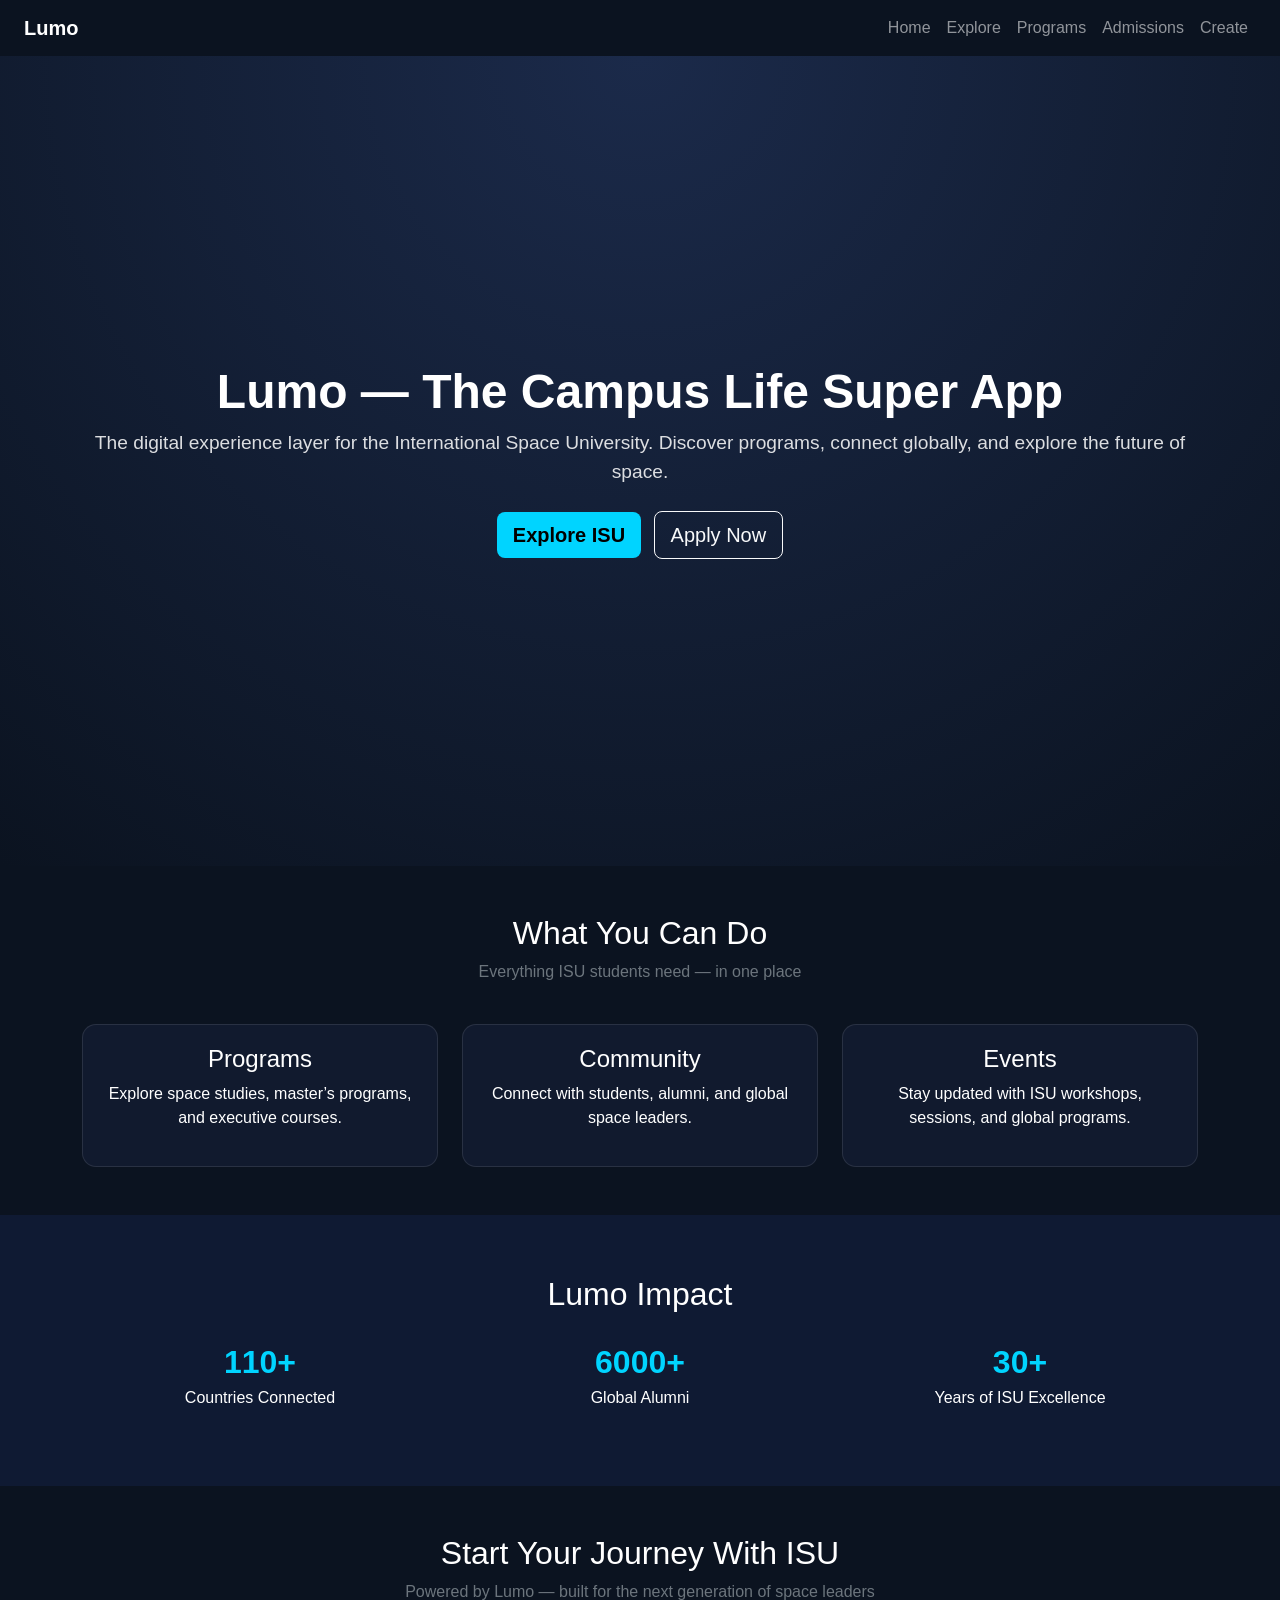
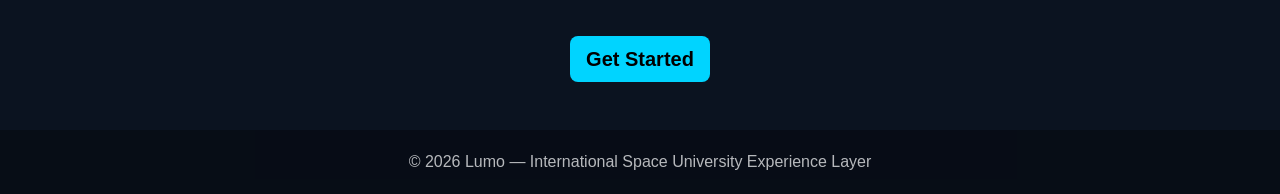
<file: index.html>
<!DOCTYPE html>
<html lang="en">
<head>
  <meta charset="UTF-8" />
  <meta name="viewport" content="width=device-width, initial-scale=1.0"/>
  <title>Lumo | International Space University</title>

  <link href="https://cdn.jsdelivr.net/npm/bootstrap@5.3.3/dist/css/bootstrap.min.css" rel="stylesheet">

  <style>
    body {
      font-family: Arial, sans-serif;
      background-color: #0b1320;
      color: white;
    }

    /* HERO */
    .hero {
      min-height: 90vh;
      display: flex;
      align-items: center;
      text-align: center;
      background: radial-gradient(circle at top, #1b2a4a, #0b1320);
      padding: 60px 20px;
    }

    .hero h1 {
      font-size: 3rem;
      font-weight: bold;
    }

    .hero p {
      opacity: 0.85;
      font-size: 1.2rem;
    }

    /* CARDS */
    .card-lumo {
      background: #111a2e;
      border: 1px solid rgba(255,255,255,0.1);
      border-radius: 14px;
      padding: 20px;
      transition: 0.3s ease;
      height: 100%;
      cursor: pointer;
    }

    .card-lumo:hover {
      transform: translateY(-6px);
      border-color: #00d4ff;
      box-shadow: 0 0 18px rgba(0, 212, 255, 0.2);
    }

    .btn-lumo {
      background: #00d4ff;
      border: none;
      color: black;
      font-weight: bold;
    }

    .btn-lumo:hover {
      background: #00b5d8;
    }

    .section-title {
      text-align: center;
      margin-bottom: 40px;
    }

    .stats {
      background: #0f1a33;
      padding: 60px 20px;
      text-align: center;
    }

    .stat {
      font-size: 2rem;
      font-weight: bold;
      color: #00d4ff;
    }

    footer {
      background: #060a12;
      text-align: center;
      padding: 20px;
      opacity: 0.7;
    }

    a {
      text-decoration: none;
      color: inherit;
    }
  </style>
</head>

<body>

<!-- NAVBAR -->
<nav class="navbar navbar-expand-lg navbar-dark px-4">
  <a class="navbar-brand fw-bold" href="index.html">Lumo</a>

  <button class="navbar-toggler" data-bs-toggle="collapse" data-bs-target="#nav">
    <span class="navbar-toggler-icon"></span>
  </button>

  <div class="collapse navbar-collapse" id="nav">
    <div class="navbar-nav ms-auto">
      <a class="nav-link" href="index.html">Home</a>
      <a class="nav-link" href="explore.html">Explore</a>
      <a class="nav-link" href="program.html">Programs</a>
      <a class="nav-link" href="admissions.html">Admissions</a>
      <a class="nav-link" href="create.html">Create</a>
    </div>
  </div>
</nav>


<!-- HERO -->
<section class="hero">
  <div class="container">

    <h1>Lumo — The Campus Life Super App</h1>

    <p>
      The digital experience layer for the International Space University.
      Discover programs, connect globally, and explore the future of space.
    </p>

    <div class="mt-4">
      <a href="explore.html" class="btn btn-lumo btn-lg me-2">
        Explore ISU
      </a>

      <a href="admissions.html" class="btn btn-outline-light btn-lg">
        Apply Now
      </a>
    </div>

  </div>
</section>


<!-- FEATURES -->
<section class="container my-5">

  <div class="section-title">
    <h2>What You Can Do</h2>
    <p class="text-secondary">Everything ISU students need — in one place</p>
  </div>

  <div class="row g-4">

    <div class="col-md-4">
      <a href="program.html">
        <div class="card-lumo text-center">
          <h4> Programs</h4>
          <p>Explore space studies, master’s programs, and executive courses.</p>
        </div>
      </a>
    </div>

    <div class="col-md-4">
      <a href="explore.html">
        <div class="card-lumo text-center">
          <h4> Community</h4>
          <p>Connect with students, alumni, and global space leaders.</p>
        </div>
      </a>
    </div>

    <div class="col-md-4">
      <a href="explore.html">
        <div class="card-lumo text-center">
          <h4> Events</h4>
          <p>Stay updated with ISU workshops, sessions, and global programs.</p>
        </div>
      </a>
    </div>

  </div>

</section>


<!-- STATS -->
<section class="stats">

  <div class="container">

    <h2 class="mb-4">Lumo Impact</h2>

    <div class="row">

      <div class="col-md-4">
        <div class="stat">110+</div>
        <p>Countries Connected</p>
      </div>

      <div class="col-md-4">
        <div class="stat">6000+</div>
        <p>Global Alumni</p>
      </div>

      <div class="col-md-4">
        <div class="stat">30+</div>
        <p>Years of ISU Excellence</p>
      </div>

    </div>

  </div>

</section>


<!-- CTA -->
<section class="text-center my-5">

  <h2>Start Your Journey With ISU</h2>
  <p class="text-secondary">Powered by Lumo — built for the next generation of space leaders</p>

  <a href="explore.html" class="btn btn-lumo btn-lg mt-3">
    Get Started
  </a>

</section>


<!-- FOOTER -->
<footer>
  © 2026 Lumo — International Space University Experience Layer
</footer>

<script src="https://cdn.jsdelivr.net/npm/bootstrap@5.3.3/dist/js/bootstrap.bundle.min.js"></script>
</body>
</html>
</file>
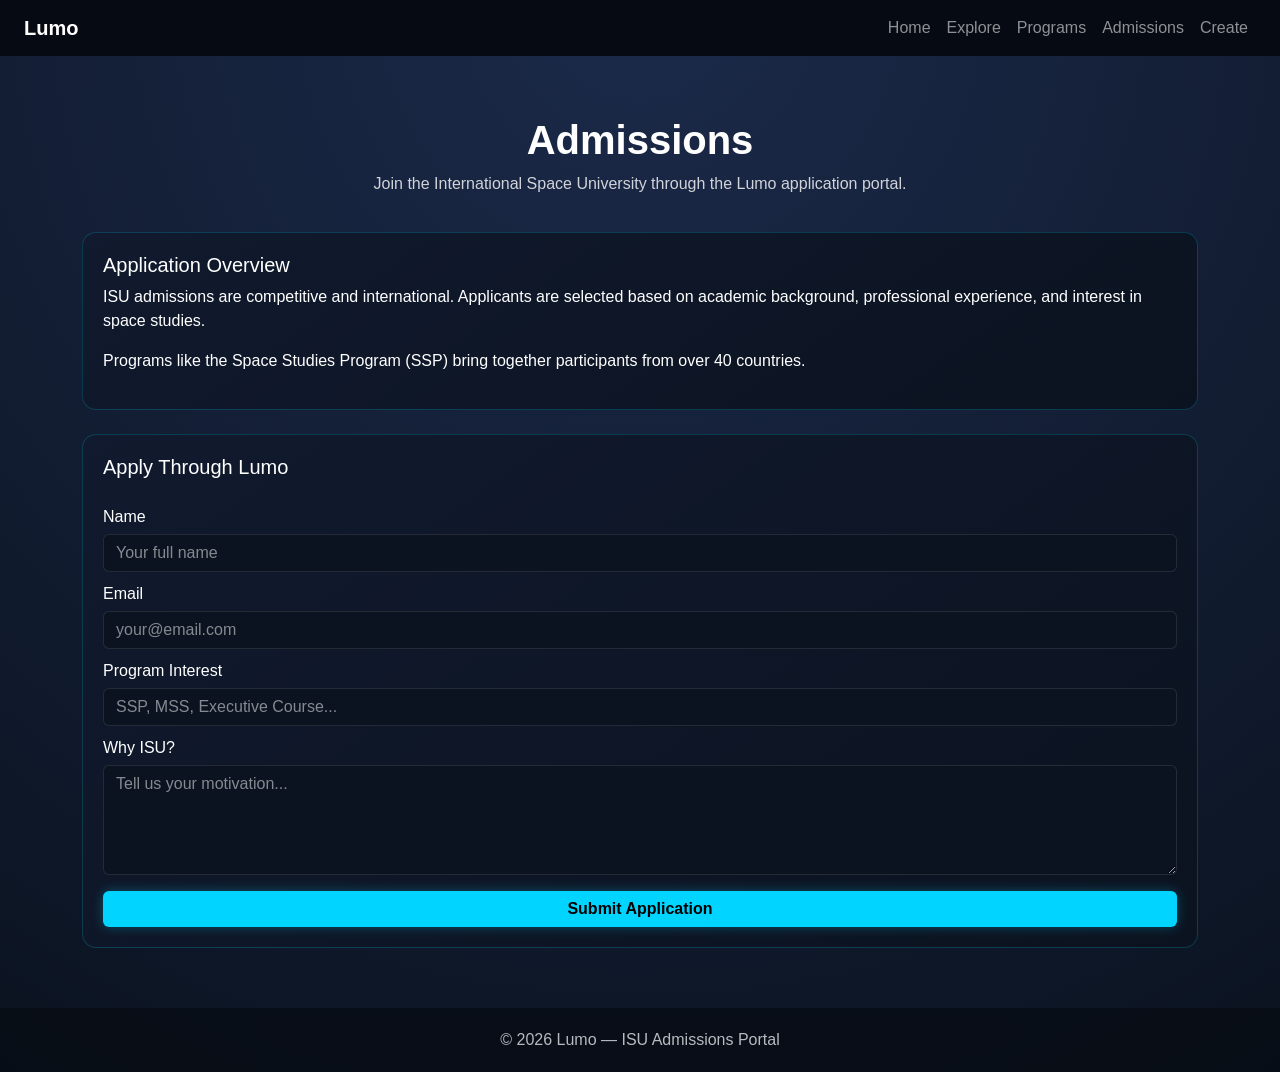
<file: admissions.html>
<!DOCTYPE html>
<html lang="en">
<head>
  <meta charset="UTF-8">
  <meta name="viewport" content="width=device-width, initial-scale=1.0">
  <title>Lumo - Admissions</title>

  <link href="https://cdn.jsdelivr.net/npm/bootstrap@5.3.3/dist/css/bootstrap.min.css" rel="stylesheet">

  <style>
    body {
      background: radial-gradient(circle at top, #1b2a4a, #0b1320);
      color: white;
      font-family: Arial, sans-serif;
    }

    /* NAVBAR */
    .navbar {
      background: #060a12;
    }

    /* HEADER */
    .page-header {
      text-align: center;
      padding: 60px 20px 20px;
    }

    .page-header h1 {
      font-size: 2.5rem;
      font-weight: bold;
    }

    .page-header p {
      opacity: 0.8;
    }

    /* BUTTON */
    .btn-lumo {
      background: #00d4ff;
      border: none;
      color: black;
      font-weight: bold;
      box-shadow: 0 0 12px rgba(0, 212, 255, 0.3);
    }

    .btn-lumo:hover {
      background: #00b5d8;
    }

    /* CARD */
    .lumo-card {
      background: linear-gradient(145deg, #111a2e, #0b1320);
      border: 1px solid rgba(0, 212, 255, 0.2);
      border-radius: 14px;
      padding: 20px;
      transition: 0.3s ease;
    }

    .lumo-card:hover {
      transform: translateY(-5px);
      border-color: #00d4ff;
    }

    /* FORM */
    .form-control {
      background: #0b1320;
      border: 1px solid rgba(255,255,255,0.1);
      color: white;
    }

    .form-control::placeholder {
      color: rgba(255,255,255,0.5);
    }

    label {
      margin-top: 10px;
      margin-bottom: 5px;
    }

    footer {
      background: #060a12;
      text-align: center;
      padding: 20px;
      margin-top: 60px;
      opacity: 0.7;
    }
  </style>
</head>

<body>

<!-- NAVBAR -->
<nav class="navbar navbar-expand-lg navbar-dark px-4">
  <a class="navbar-brand fw-bold" href="index.html">Lumo</a>

  <div class="navbar-nav ms-auto">
    <a class="nav-link" href="index.html">Home</a>
    <a class="nav-link" href="explore.html">Explore</a>
    <a class="nav-link" href="program.html">Programs</a>
    <a class="nav-link" href="admissions.html">Admissions</a>
    <a class="nav-link" href="create.html">Create</a>
  </div>
</nav>


<!-- HEADER -->
<section class="page-header">

  <h1>Admissions</h1>

  <p>
    Join the International Space University through the Lumo application portal.
  </p>

</section>


<!-- INFO SECTION -->
<div class="container mb-4">

  <div class="lumo-card">

    <h5> Application Overview</h5>
    <p>
      ISU admissions are competitive and international. Applicants are selected based on academic background, professional experience, and interest in space studies.
    </p>

    <p>
      Programs like the Space Studies Program (SSP) bring together participants from over 40 countries.
    </p>

  </div>

</div>


<!-- APPLICATION FORM -->
<div class="container">

  <div class="lumo-card">

    <h5 class="mb-3"> Apply Through Lumo</h5>

    <label>Name</label>
    <input class="form-control" placeholder="Your full name">

    <label>Email</label>
    <input class="form-control" placeholder="your@email.com">

    <label>Program Interest</label>
    <input class="form-control" placeholder="SSP, MSS, Executive Course...">

    <label>Why ISU?</label>
    <textarea class="form-control" rows="4" placeholder="Tell us your motivation..."></textarea>

    <button class="btn btn-lumo mt-3 w-100">
      Submit Application
    </button>

  </div>

</div>


<!-- FOOTER -->
<footer>
  © 2026 Lumo — ISU Admissions Portal
</footer>

</body>
</html>
</file>
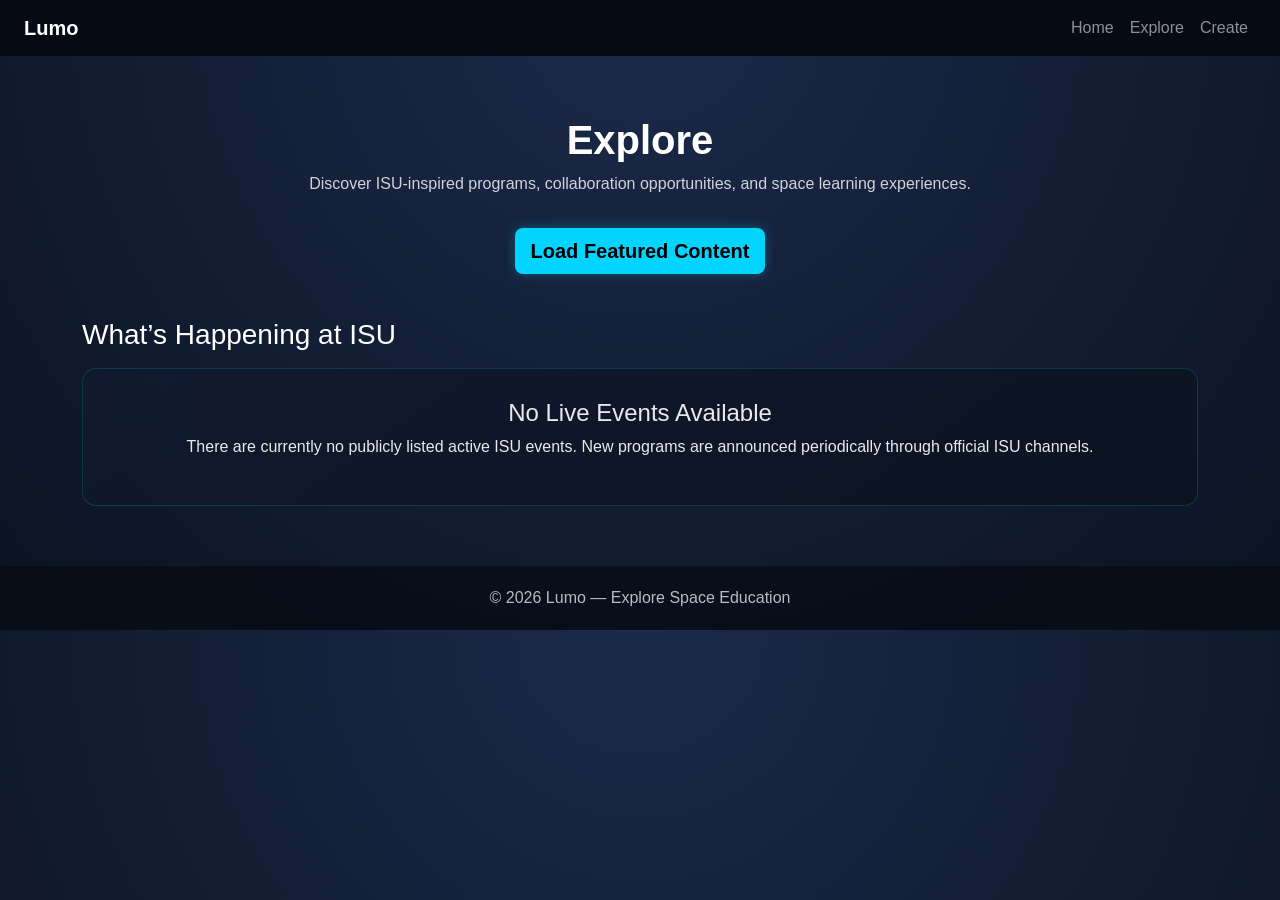
<file: explore.html>
<!DOCTYPE html>
<html lang="en">
<head>
  <meta charset="UTF-8">
  <meta name="viewport" content="width=device-width, initial-scale=1.0">
  <title>Lumo - Explore</title>

  <link href="https://cdn.jsdelivr.net/npm/bootstrap@5.3.3/dist/css/bootstrap.min.css" rel="stylesheet">

  <style>
    body {
      background: radial-gradient(circle at top, #1b2a4a, #0b1320);
      color: white;
      font-family: Arial, sans-serif;
    }

    /* NAVBAR */
    .navbar {
      background: #060a12;
    }

    /* HEADER */
    .explore-header {
      text-align: center;
      padding: 60px 20px 20px;
    }

    .explore-header h1 {
      font-size: 2.5rem;
      font-weight: bold;
    }

    .explore-header p {
      opacity: 0.8;
    }

    /* BUTTON */
    .btn-lumo {
      background: #00d4ff;
      border: none;
      color: black;
      font-weight: bold;
      box-shadow: 0 0 12px rgba(0, 212, 255, 0.3);
    }

    .btn-lumo:hover {
      background: #00b5d8;
    }

    /* CARD */
    .lumo-card {
      background: linear-gradient(145deg, #111a2e, #0b1320);
      border: 1px solid rgba(0, 212, 255, 0.2);
      border-radius: 14px;
      padding: 20px;
      transition: 0.3s ease;
    }

    .lumo-card:hover {
      transform: translateY(-5px);
      border-color: #00d4ff;
    }

    /* EMPTY STATE */
    .empty {
      text-align: center;
      padding: 30px;
      opacity: 0.9;
    }

    #exploreList {
      margin-top: 20px;
    }

    footer {
      background: #060a12;
      text-align: center;
      padding: 20px;
      margin-top: 60px;
      opacity: 0.7;
    }
  </style>
</head>

<body>

<!-- NAVBAR -->
<nav class="navbar navbar-expand-lg navbar-dark px-4">
  <a class="navbar-brand fw-bold" href="index.html">Lumo</a>

  <div class="navbar-nav ms-auto">
    <a class="nav-link" href="index.html">Home</a>
    <a class="nav-link" href="explore.html">Explore</a>
    <a class="nav-link" href="create.html">Create</a>
  </div>
</nav>


<!-- HEADER -->
<section class="explore-header">

  <h1>Explore</h1>

  <p>
    Discover ISU-inspired programs, collaboration opportunities, and space learning experiences.
  </p>

  <button class="btn btn-lumo btn-lg mt-3" onclick="loadExplore()">
    Load Featured Content
  </button>

</section>


<!-- DEFAULT ISU STATE (shows BEFORE clicking) -->
<div class="container mt-4">

  <h3 class="mb-3"> What’s Happening at ISU</h3>

  <div class="lumo-card empty">

    <h4> No Live Events Available</h4>

    <p>
      There are currently no publicly listed active ISU events.
      New programs are announced periodically through official ISU channels.
    </p>

  </div>

</div>


<!-- DYNAMIC RESULTS -->
<div class="container">
  <div id="exploreList"></div>
</div>


<!-- FOOTER -->
<footer>
  © 2026 Lumo — Explore Space Education
</footer>


<!-- JS -->
<script>
function loadExplore() {
  const exploreList = document.getElementById("exploreList");

  const data = [
    " Space Systems Workshop (ISU Program Simulation)",
    "🛰 Satellite Mission Design Seminar",
    " International Space Collaboration Lab"
  ];

  exploreList.innerHTML = "";

  data.forEach(item => {
    exploreList.innerHTML += `
      <div class="lumo-card mt-2">
        ${item}
      </div>
    `;
  });
}
</script>

<script src="https://cdn.jsdelivr.net/npm/bootstrap@5.3.3/dist/js/bootstrap.bundle.min.js"></script>

</body>
</html>
</file>
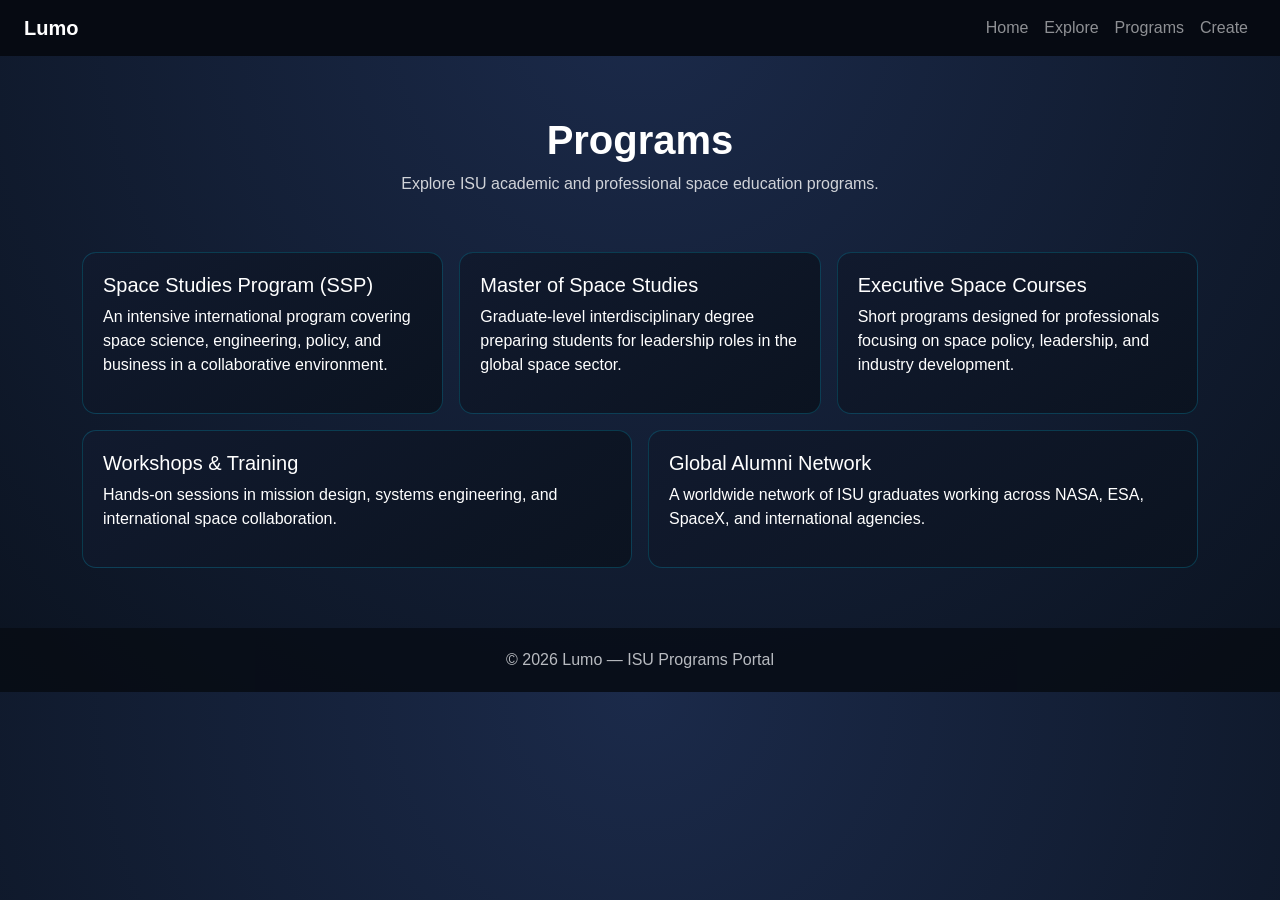
<file: program.html>
<!DOCTYPE html>
<html lang="en">
<head>
  <meta charset="UTF-8">
  <meta name="viewport" content="width=device-width, initial-scale=1.0">
  <title>Lumo - Programs</title>

  <link href="https://cdn.jsdelivr.net/npm/bootstrap@5.3.3/dist/css/bootstrap.min.css" rel="stylesheet">

  <style>
    body {
      background: radial-gradient(circle at top, #1b2a4a, #0b1320);
      color: white;
      font-family: Arial, sans-serif;
    }

    /* NAVBAR */
    .navbar {
      background: #060a12;
    }

    /* HEADER */
    .page-header {
      text-align: center;
      padding: 60px 20px 20px;
    }

    .page-header h1 {
      font-size: 2.5rem;
      font-weight: bold;
    }

    .page-header p {
      opacity: 0.8;
    }

    /* BUTTON */
    .btn-lumo {
      background: #00d4ff;
      border: none;
      color: black;
      font-weight: bold;
      box-shadow: 0 0 12px rgba(0, 212, 255, 0.3);
    }

    .btn-lumo:hover {
      background: #00b5d8;
    }

    /* CARD */
    .lumo-card {
      background: linear-gradient(145deg, #111a2e, #0b1320);
      border: 1px solid rgba(0, 212, 255, 0.2);
      border-radius: 14px;
      padding: 20px;
      transition: 0.3s ease;
      height: 100%;
    }

    .lumo-card:hover {
      transform: translateY(-5px);
      border-color: #00d4ff;
    }

    /* GRID */
    .program-grid {
      margin-top: 20px;
    }

    /* FOOTER */
    footer {
      background: #060a12;
      text-align: center;
      padding: 20px;
      margin-top: 60px;
      opacity: 0.7;
    }
  </style>
</head>

<body>

<!-- NAVBAR -->
<nav class="navbar navbar-expand-lg navbar-dark px-4">
  <a class="navbar-brand fw-bold" href="index.html">Lumo</a>

  <div class="navbar-nav ms-auto">
    <a class="nav-link" href="index.html">Home</a>
    <a class="nav-link" href="explore.html">Explore</a>
    <a class="nav-link" href="program.html">Programs</a>
    <a class="nav-link" href="create.html">Create</a>
  </div>
</nav>


<!-- HEADER -->
<section class="page-header">

  <h1>Programs</h1>

  <p>
    Explore ISU academic and professional space education programs.
  </p>

</section>


<!-- PROGRAMS GRID -->
<div class="container program-grid">

  <div class="row g-3">

    <div class="col-md-6 col-lg-4">
      <div class="lumo-card">
        <h5> Space Studies Program (SSP)</h5>
        <p>
          An intensive international program covering space science, engineering, policy, and business in a collaborative environment.
        </p>
      </div>
    </div>

    <div class="col-md-6 col-lg-4">
      <div class="lumo-card">
        <h5> Master of Space Studies</h5>
        <p>
          Graduate-level interdisciplinary degree preparing students for leadership roles in the global space sector.
        </p>
      </div>
    </div>

    <div class="col-md-6 col-lg-4">
      <div class="lumo-card">
        <h5> Executive Space Courses</h5>
        <p>
          Short programs designed for professionals focusing on space policy, leadership, and industry development.
        </p>
      </div>
    </div>

    <div class="col-md-6 col-lg-6">
      <div class="lumo-card">
        <h5> Workshops & Training</h5>
        <p>
          Hands-on sessions in mission design, systems engineering, and international space collaboration.
        </p>
      </div>
    </div>

    <div class="col-md-6 col-lg-6">
      <div class="lumo-card">
        <h5> Global Alumni Network</h5>
        <p>
          A worldwide network of ISU graduates working across NASA, ESA, SpaceX, and international agencies.
        </p>
      </div>
    </div>

  </div>

</div>


<!-- FOOTER -->
<footer>
  © 2026 Lumo — ISU Programs Portal
</footer>

</body>
</html>
</file>
